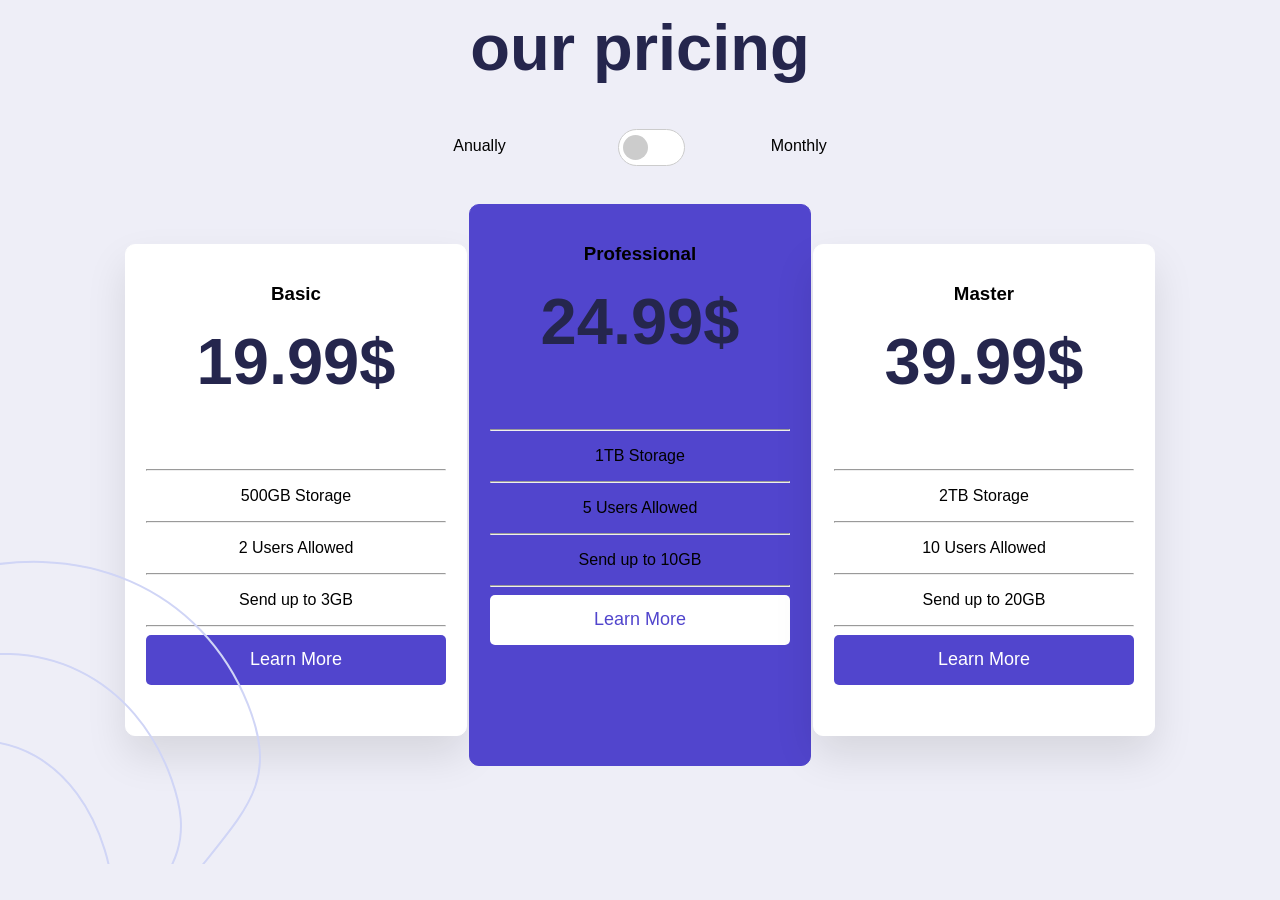
<file: index.html>
<!doctype html>
<html lang="en">
  <head>
    <meta charset="UTF-8" />
    <meta name="viewport" content="width=device-width, initial-scale=1.0" />
    <title>pricing cards</title>
    <link rel="stylesheet" href="style.css" />
  </head>
  <body>
    <div id="bg-top">
      <img src="./images/bg-top.svg" />
    </div>
    <div id="BG-bottom">
      <img src="./images/bg-bottom.svg" />
    </div>
    <div class="pricing">
      <h1>our pricing</h1>
      <div class="switch-area">
        <span>Anually</span>
        <label class="switch">
          <input type="checkbox" />
          <span class="slider"></span>
        </label>
        <span>Monthly</span>
      </div>
    </div>
    <div class="pricing-cards">
      <div class="Basic">
        <h3>Basic</h3>
        <h1>19.99$</h1>
        <br />
        <hr />
        <p>500GB Storage</p>
        <hr />
        <p>2 Users Allowed</p>
        <hr />
        <p>Send up to 3GB</p>
        <hr />
        <button>Learn More</button>
      </div>
      <div class="Professional">
        <h3>Professional</h3>
        <h1>24.99$</h1>
        <br />
        <hr />
        <p>1TB Storage</p>
        <hr />
        <p>5 Users Allowed</p>
        <hr />
        <p>Send up to 10GB</p>
        <hr />
        <button>Learn More</button>
      </div>
      <div class="Master">
        <h3>Master</h3>
        <h1>39.99$</h1>
        <br />
        <hr />
        <p>2TB Storage</p>
        <hr />
        <p>10 Users Allowed</p>
        <hr />
        <p>Send up to 20GB</p>
        <hr />
        <button>Learn More</button>
      </div>
    </div>
  </body>
</html>
</file>
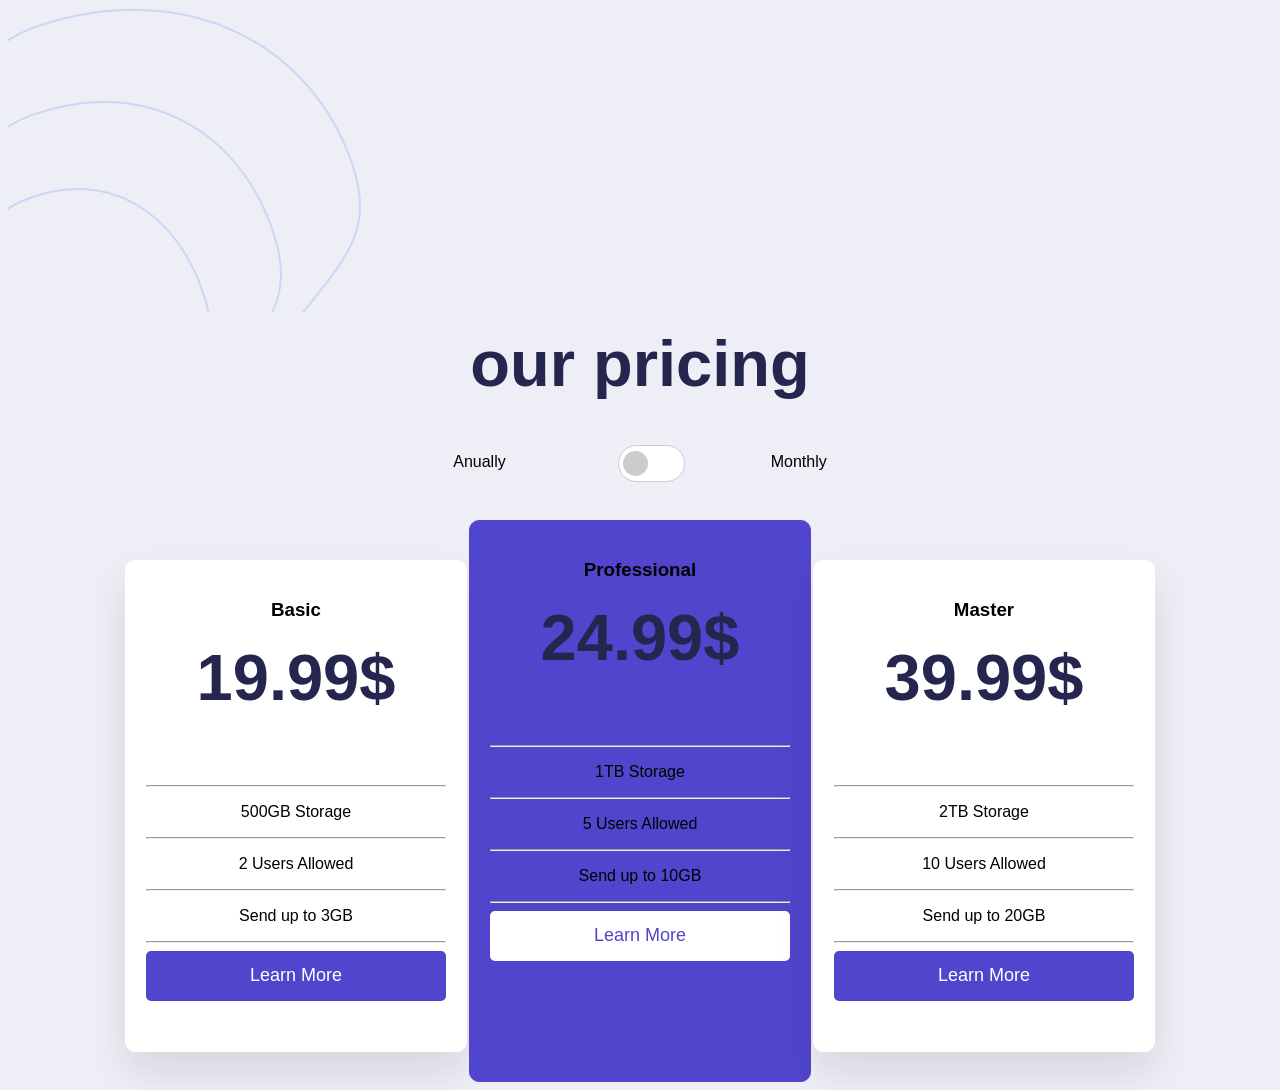
<file: pricing.html>
<!doctype html>
<html lang="en">
  <head>
    <meta charset="UTF-8" />
    <meta name="viewport" content="width=device-width, initial-scale=1.0" />
    <title>pricing cards</title>
    <link rel="stylesheet" href="style.css" />
  </head>
  <body>
    <div id="bg-top">
      <img src="./images/bg-top.svg" />
    </div>
    <div id="bg-bottom">
      <img src="./images/bg-bottom.svg" />
    </div>
    <div class="pricing">
      <h1>our pricing</h1>
      <div class="switch-area">
        <span>Anually</span>
        <label class="switch">
          <input type="checkbox" />
          <span class="slider"></span>
        </label>
        <span>Monthly</span>
      </div>
    </div>
    <div class="pricing-cards">
      <div class="Basic">
        <h3>Basic</h3>
        <h1>19.99$</h1>
        <br />
        <hr />
        <p>500GB Storage</p>
        <hr />
        <p>2 Users Allowed</p>
        <hr />
        <p>Send up to 3GB</p>
        <hr />
        <button>Learn More</button>
      </div>
      <div class="Professional">
        <h3>Professional</h3>
        <h1>24.99$</h1>
        <br />
        <hr />
        <p>1TB Storage</p>
        <hr />
        <p>5 Users Allowed</p>
        <hr />
        <p>Send up to 10GB</p>
        <hr />
        <button>Learn More</button>
      </div>
      <div class="Master">
        <h3>Master</h3>
        <h1>39.99$</h1>
        <br />
        <hr />
        <p>2TB Storage</p>
        <hr />
        <p>10 Users Allowed</p>
        <hr />
        <p>Send up to 20GB</p>
        <hr />
        <button>Learn More</button>
      </div>
    </div>
  </body>
</html>
</file>
<file: style.css>
body {
  background-color: rgb(238, 238, 247);
  font-family: Arial, sans-serif;
}

.pricing {
  text-align: center;
  margin-top: 10px;
}

h1 {
  font-size: 35px;
  color: #25264d;
  margin-top: 10px;
}

.switch-area {
  display: flex;
  justify-content: center;
  align-items: center;
  gap: 80px;
}

.switch {
  margin-right: 40px;
  width: 65px;
  height: 35px;
  display: inline-block;
  position: relative;
}

.switch input {
  display: none;
}

.slider {
  width: 65px;
  height: 35px;
  background-color: white;
  border: 1px solid #cccccc;
  border-radius: 30px;
  position: absolute;
  cursor: pointer;
}

.slider:before {
  content: "";
  width: 25px;
  height: 25px;
  background-color: #cccccc;
  border-radius: 50%;
  position: absolute;
  left: 4px;
  top: 5px;
}

input:checked + .slider {
  background-color: #5145cd;
}

input:checked + .slider:before {
  left: 34px;
  background-color: white;
}
.pricing-cards {
  display: flex;
  justify-content: center;
  gap: 2px;
  margin-top: 80px;
}
.Basic {
  width: 300px;
  height: 450px;
  border: 1px solid white;
  border-radius: 10px;
  background-color: white;
  padding: 20px;
  text-align: center;
  box-shadow: 0 20px 40px rgba(0, 0, 0, 0.1);
}
.Professional {
  width: 300px;
  height: 520px;
  border: 1px solid #5145cd;
  border-radius: 10px;
  background-color: #5145cd;
  padding: 20px;
  text-align: center;
  margin-top: -40px;
}
.Master {
  width: 300px;
  height: 450px;
  border: 1px solid white;
  border-radius: 10px;
  background-color: white;
  padding: 20px;
  text-align: center;
  box-shadow: 0 20px 40px rgba(0, 0, 0, 0.1);
}
button {
  width: 300px;
  height: 50px;
  border: none;
  border-radius: 5px;
  color: white;
  font-size: 18px;
  cursor: pointer;
}
.Basic button {
  background-color: #5145cd;
}
.Professional button {
  background-color: white;
  color: #5145cd;
}
.Master button {
  background-color: #5145cd;
}
h1 {
  font-size: 65px;
  color: #25264d;
}
.bg image {
  width: 100%;
  height: 100%;
  object-fit: cover;
  position: absolute;
  top: 0;
  left: 0;
  z-index: -1;
}
#bg-top {
  margin-left: 1500px;
}
#BG-bottom {
  margin-top: 550px;
  margin-left: -100px;
  position: absolute;
  width: 100%;
  height: 10%;
  margin-bottom: 0;
}
#bg-top {
  width: 10%;
  height: 10%;
  position: absolute;
  left: 4%;
  margin-bottom: 30%;
}
</file>
